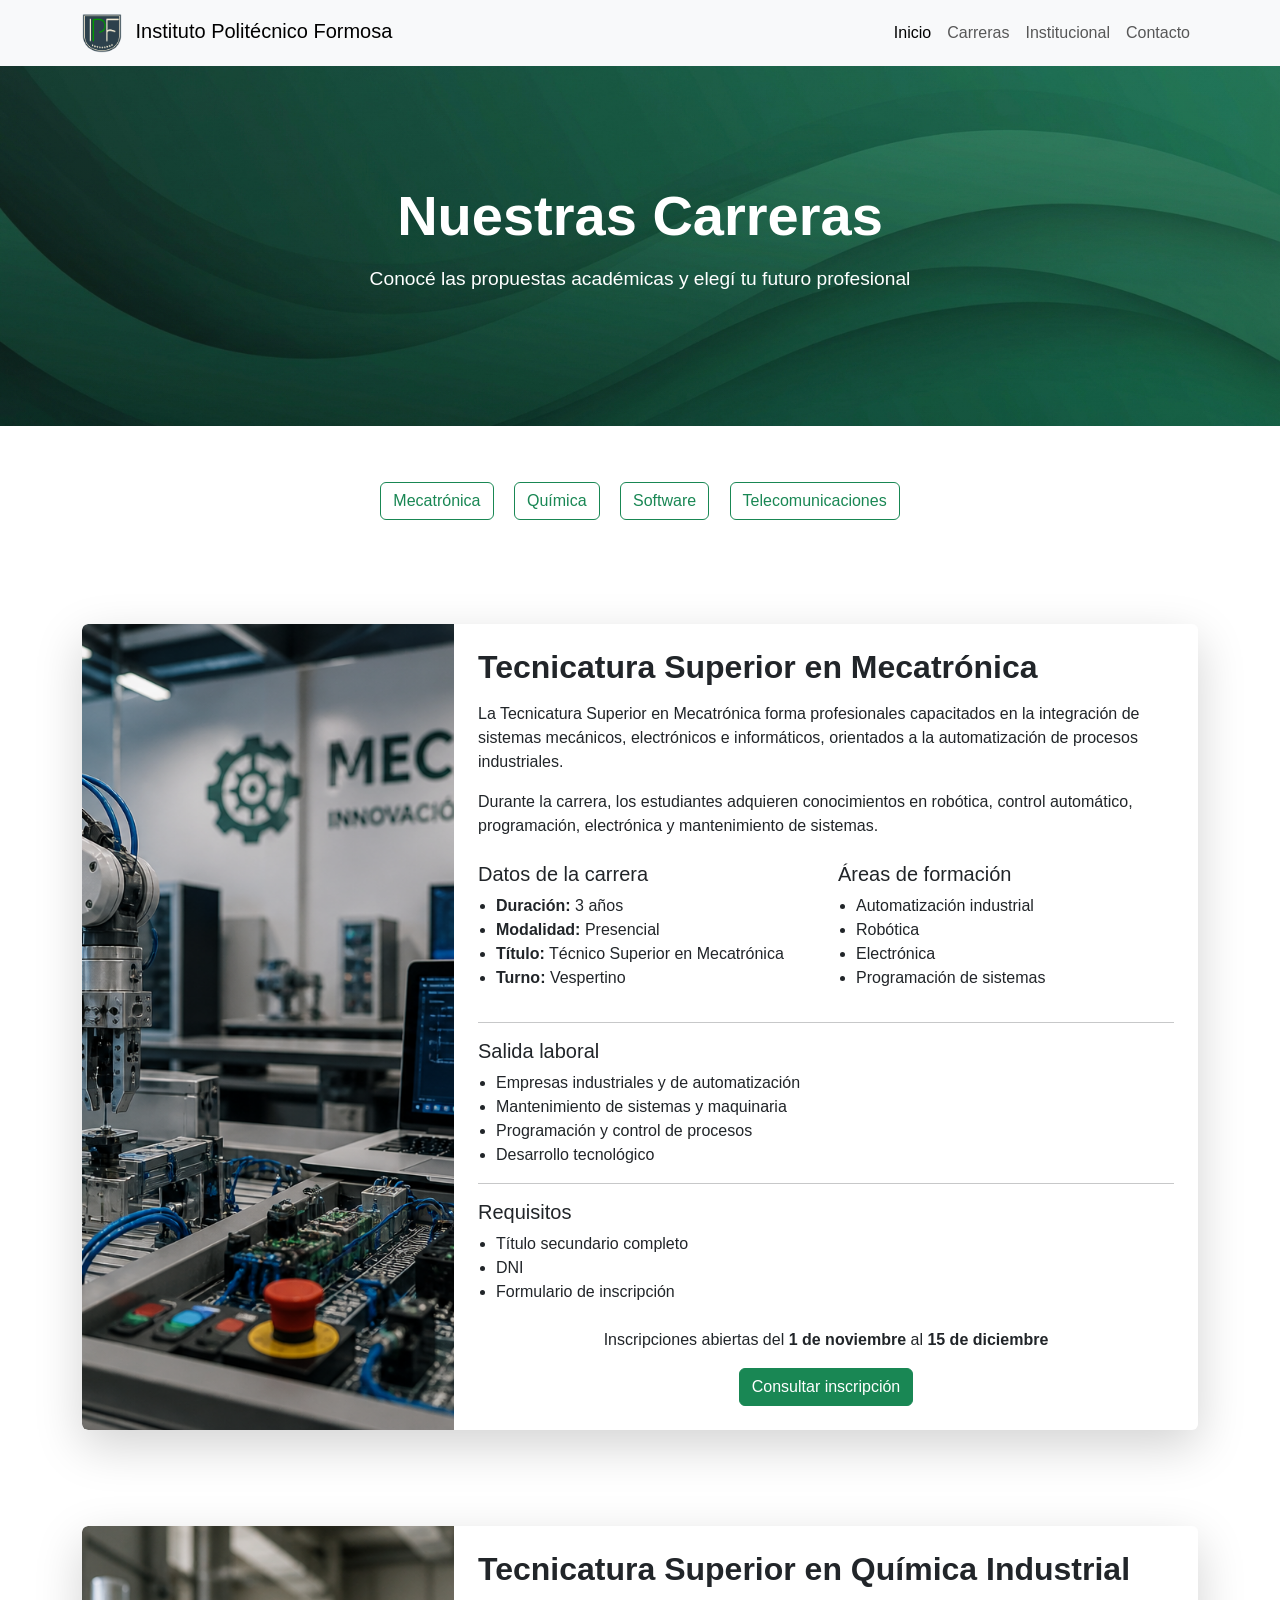
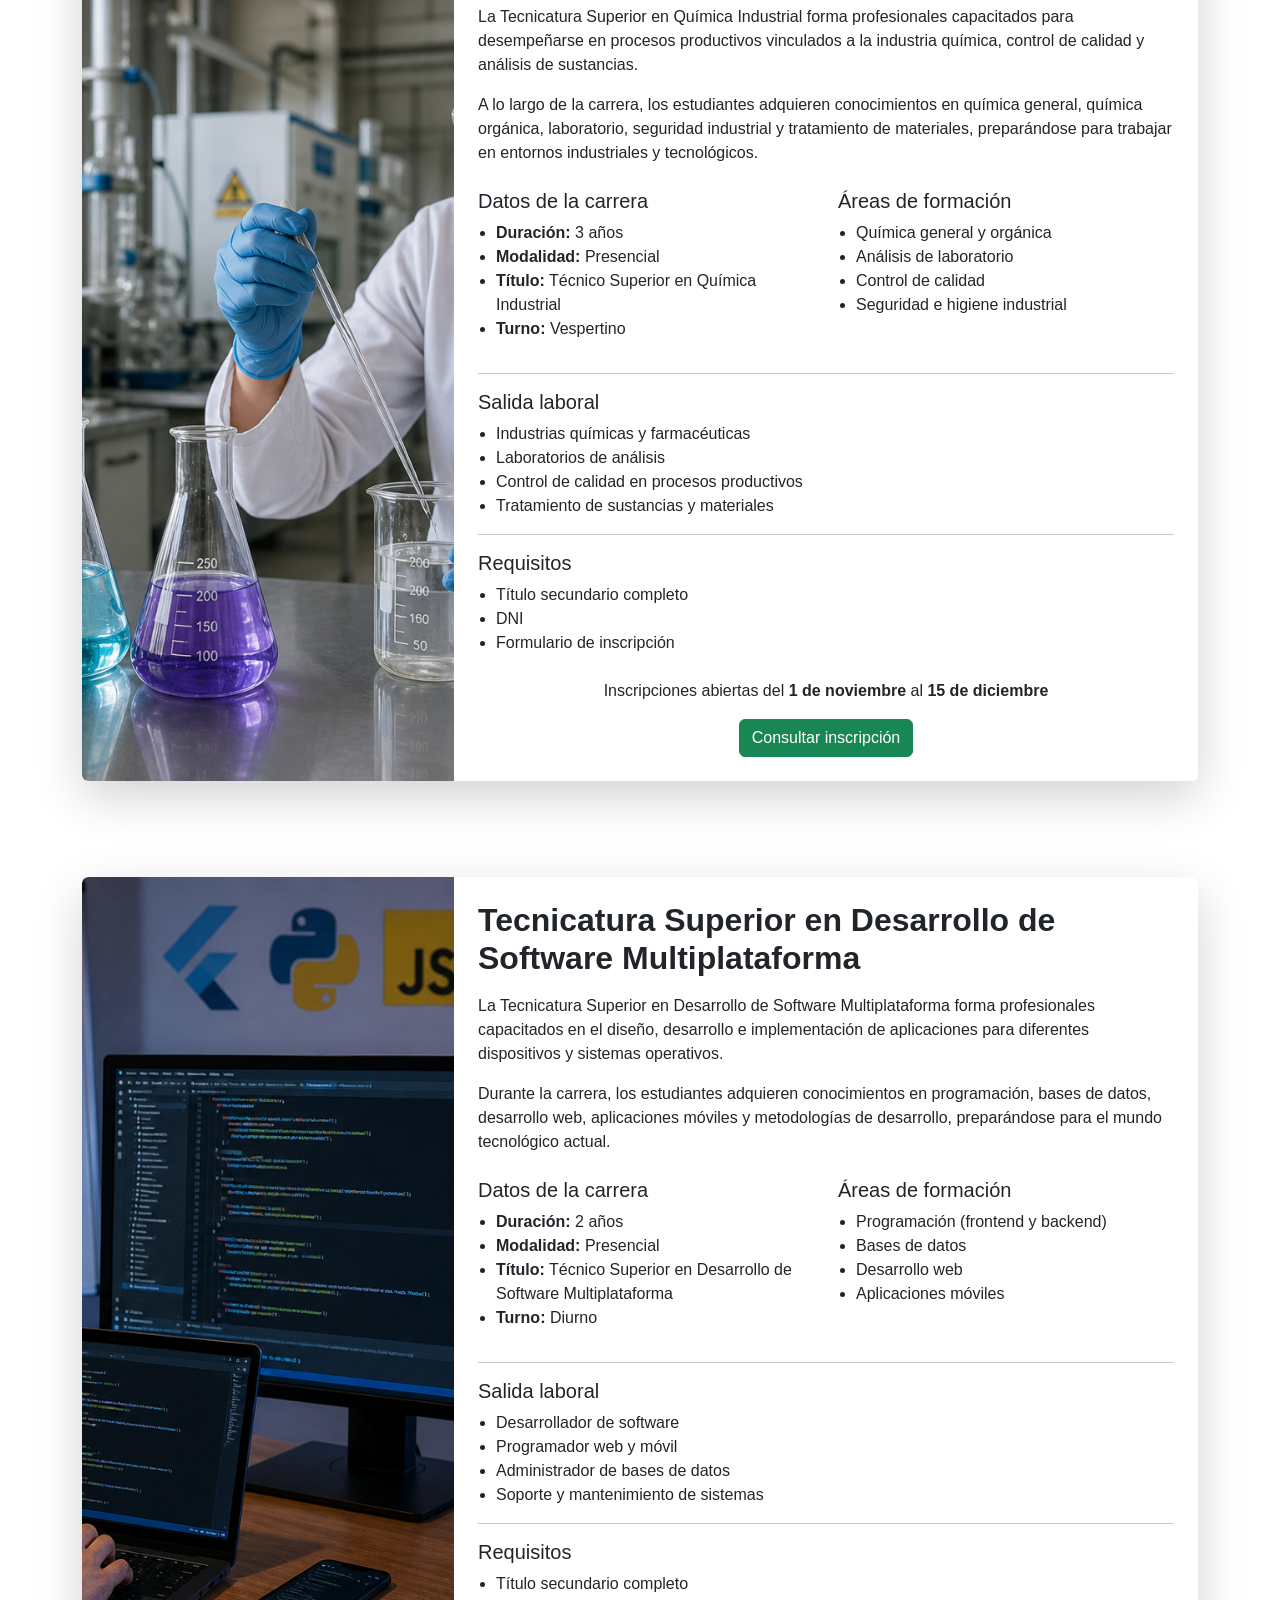
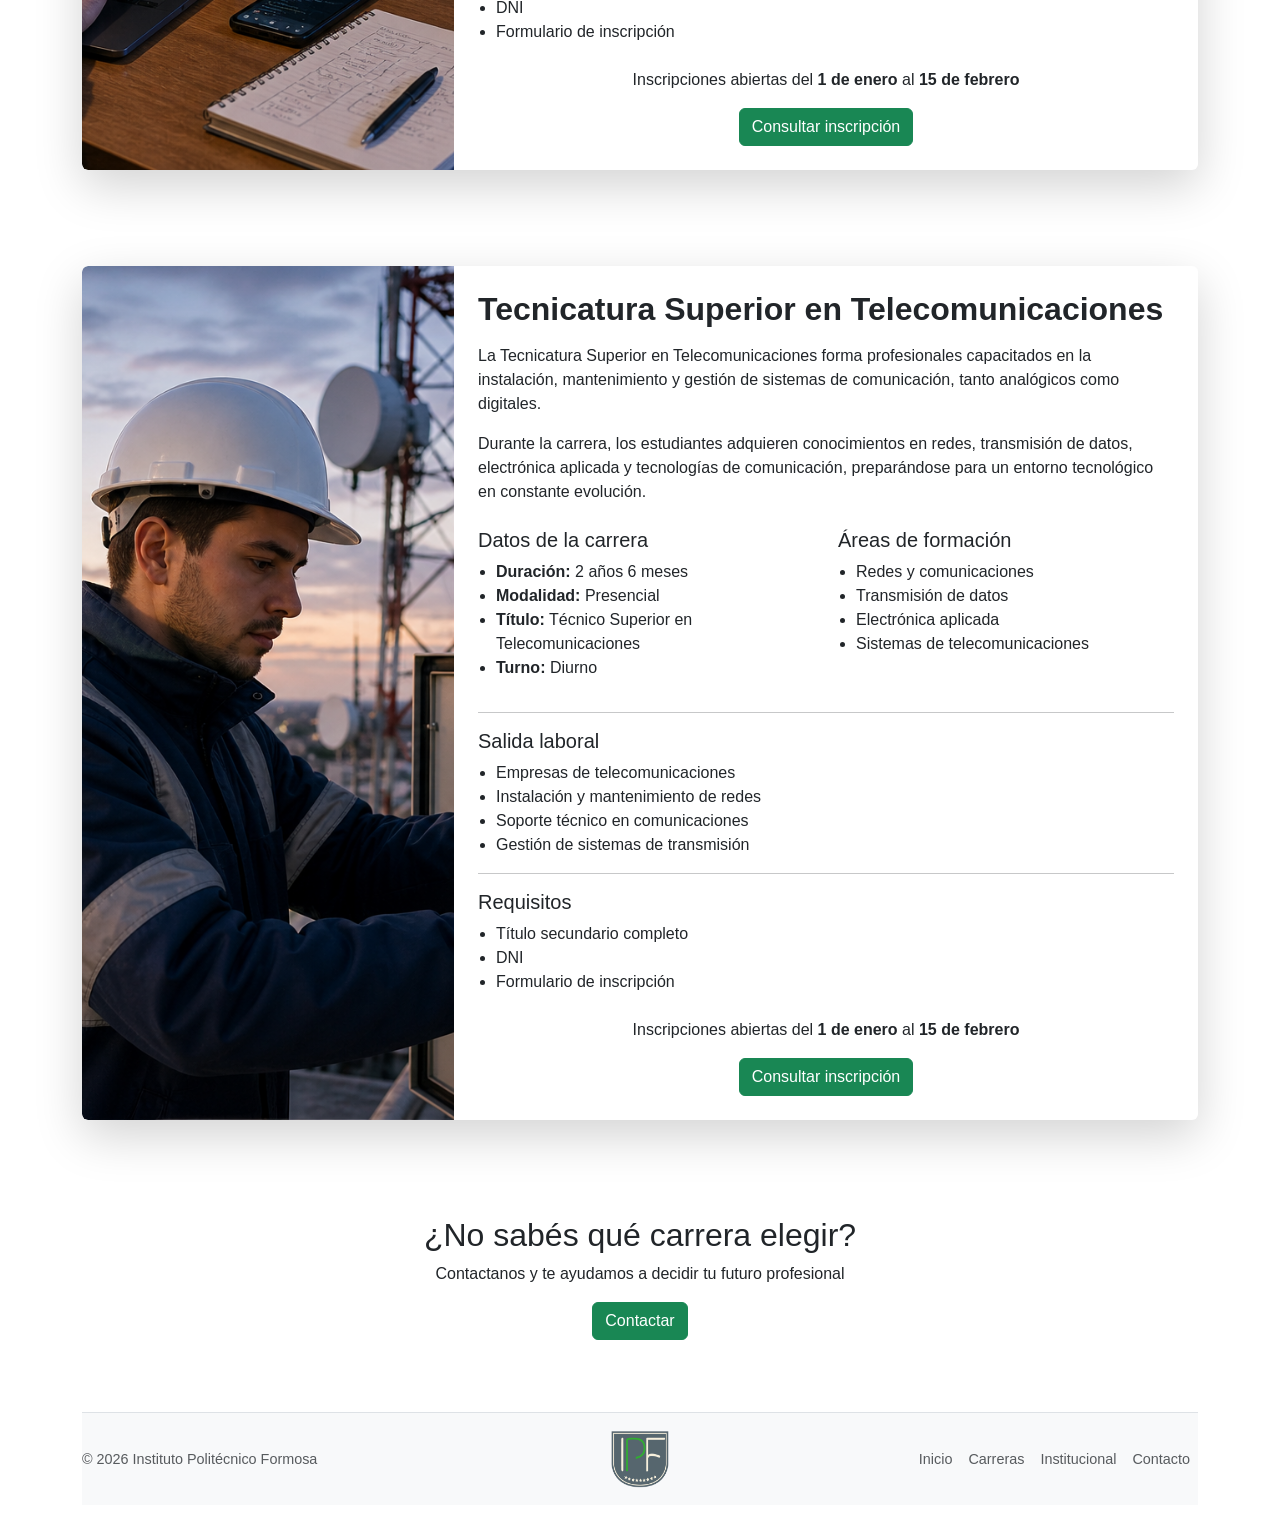
<file: carreras.html>
<!doctype html>
<html lang="en">
  <head>
    <meta charset="UTF-8" />
    <meta name="viewport" content="width=device-width, initial-scale=1.0" />
    <link rel="icon" href="assets/img/logosolo.png" type="image/png" />
    <title>Carreras</title>
    <link rel="stylesheet" href="assets/css/carreras.css" />
    <link
      href="https://cdn.jsdelivr.net/npm/bootstrap@5.3.8/dist/css/bootstrap.min.css"
      rel="stylesheet"
      integrity="sha384-sRIl4kxILFvY47J16cr9ZwB07vP4J8+LH7qKQnuqkuIAvNWLzeN8tE5YBujZqJLB"
      crossorigin="anonymous"
    />
  </head>
  <body>
    <header>
      <nav class="navbar navbar-expand-lg navbar-light bg-light">
        <div class="container">
          <a class="navbar-brand" href="index.html">
            <img
              src="assets/img/logosolo.png"
              alt="Logo Instituto"
              width="40"
              height="40"
              class="me-2"
            />
            Instituto Politécnico Formosa</a
          >

          <button
            class="navbar-toggler"
            type="button"
            data-bs-toggle="collapse"
            data-bs-target="#menu"
          >
            <span class="navbar-toggler-icon"></span>
          </button>

          <div class="collapse navbar-collapse" id="menu">
            <ul class="navbar-nav ms-auto">
              <li class="nav-item">
                <a class="nav-link active" href="index.html">Inicio</a>
              </li>
              <li class="nav-item">
                <a class="nav-link" href="carreras.html">Carreras</a>
              </li>
              <li class="nav-item">
                <a class="nav-link" href="institucional.html">Institucional</a>
              </li>
              <li class="nav-item">
                <a class="nav-link" href="contacto.html">Contacto</a>
              </li>
            </ul>
          </div>
        </div>
      </nav>
    </header>

    <main>
      <section
        class="hero-carreras d-flex align-items-center justify-content-center text-center"
      >
        <div>
          <h1 class="display-4 fw-bold">Nuestras Carreras</h1>
          <p class="lead mt-3">
            Conocé las propuestas académicas y elegí tu futuro profesional
          </p>
        </div>
      </section>

      <div class="text-center my-5">
        <a href="#mecatronica" class="btn btn-outline-success m-2"
          >Mecatrónica</a
        >
        <a href="#quimica" class="btn btn-outline-success m-2">Química</a>
        <a href="#software" class="btn btn-outline-success m-2">Software</a>
        <a href="#telecomunicaciones" class="btn btn-outline-success m-2"
          >Telecomunicaciones</a
        >
      </div>

      <section class="py-5" id="mecatronica">
        <div class="container">
          <div class="card carrera-detalle shadow-lg border-0">
            <div class="row g-0">
              <!-- Imagen -->
              <div class="col-md-4">
                <img
                  src="assets/img/mecatronica.png"
                  class="img-fluid h-100 object-fit-cover rounded-start"
                  alt="Mecatrónica"
                />
              </div>

              <!-- Contenido -->
              <div class="col-md-8">
                <div class="card-body p-4">
                  <h2 class="mb-3">Tecnicatura Superior en Mecatrónica</h2>

                  <p>
                    La Tecnicatura Superior en Mecatrónica forma profesionales
                    capacitados en la integración de sistemas mecánicos,
                    electrónicos e informáticos, orientados a la automatización
                    de procesos industriales.
                  </p>

                  <p>
                    Durante la carrera, los estudiantes adquieren conocimientos
                    en robótica, control automático, programación, electrónica y
                    mantenimiento de sistemas.
                  </p>

                  <div class="row mt-4">
                    <div class="col-md-6">
                      <h5>Datos de la carrera</h5>
                      <ul>
                        <li><strong>Duración:</strong> 3 años</li>
                        <li><strong>Modalidad:</strong> Presencial</li>
                        <li>
                          <strong>Título:</strong> Técnico Superior en
                          Mecatrónica
                        </li>
                        <li><strong>Turno:</strong> Vespertino</li>
                      </ul>
                    </div>

                    <div class="col-md-6">
                      <h5>Áreas de formación</h5>
                      <ul>
                        <li>Automatización industrial</li>
                        <li>Robótica</li>
                        <li>Electrónica</li>
                        <li>Programación de sistemas</li>
                      </ul>
                    </div>
                  </div>

                  <hr />

                  <h5>Salida laboral</h5>
                  <ul>
                    <li>Empresas industriales y de automatización</li>
                    <li>Mantenimiento de sistemas y maquinaria</li>
                    <li>Programación y control de procesos</li>
                    <li>Desarrollo tecnológico</li>
                  </ul>

                  <hr />

                  <h5>Requisitos</h5>
                  <ul>
                    <li>Título secundario completo</li>
                    <li>DNI</li>
                    <li>Formulario de inscripción</li>
                  </ul>

                  <div class="text-center mt-4">
                    <p>
                      Inscripciones abiertas del
                      <strong>1 de noviembre</strong> al
                      <strong>15 de diciembre</strong>
                    </p>

                    <a href="contacto.html" class="btn btn-success">
                      Consultar inscripción
                    </a>
                  </div>
                </div>
              </div>
            </div>
          </div>
        </div>
      </section>

      <section class="py-5" id="quimica">
        <div class="container">
          <div class="card carrera-detalle shadow-lg border-0">
            <div class="row g-0">
              <!-- Imagen -->
              <div class="col-md-4">
                <img
                  src="assets/img/quimica.png"
                  class="img-fluid h-100 object-fit-cover rounded-start"
                  alt="Química Industrial"
                />
              </div>

              <!-- Contenido -->
              <div class="col-md-8">
                <div class="card-body p-4">
                  <h2 class="mb-3">
                    Tecnicatura Superior en Química Industrial
                  </h2>

                  <p>
                    La Tecnicatura Superior en Química Industrial forma
                    profesionales capacitados para desempeñarse en procesos
                    productivos vinculados a la industria química, control de
                    calidad y análisis de sustancias.
                  </p>

                  <p>
                    A lo largo de la carrera, los estudiantes adquieren
                    conocimientos en química general, química orgánica,
                    laboratorio, seguridad industrial y tratamiento de
                    materiales, preparándose para trabajar en entornos
                    industriales y tecnológicos.
                  </p>

                  <div class="row mt-4">
                    <div class="col-md-6">
                      <h5>Datos de la carrera</h5>
                      <ul>
                        <li><strong>Duración:</strong> 3 años</li>
                        <li><strong>Modalidad:</strong> Presencial</li>
                        <li>
                          <strong>Título:</strong> Técnico Superior en Química
                          Industrial
                        </li>
                        <li><strong>Turno:</strong> Vespertino</li>
                      </ul>
                    </div>

                    <div class="col-md-6">
                      <h5>Áreas de formación</h5>
                      <ul>
                        <li>Química general y orgánica</li>
                        <li>Análisis de laboratorio</li>
                        <li>Control de calidad</li>
                        <li>Seguridad e higiene industrial</li>
                      </ul>
                    </div>
                  </div>

                  <hr />

                  <h5>Salida laboral</h5>
                  <ul>
                    <li>Industrias químicas y farmacéuticas</li>
                    <li>Laboratorios de análisis</li>
                    <li>Control de calidad en procesos productivos</li>
                    <li>Tratamiento de sustancias y materiales</li>
                  </ul>

                  <hr />

                  <h5>Requisitos</h5>
                  <ul>
                    <li>Título secundario completo</li>
                    <li>DNI</li>
                    <li>Formulario de inscripción</li>
                  </ul>

                  <div class="text-center mt-4">
                    <p>
                      Inscripciones abiertas del
                      <strong>1 de noviembre</strong> al
                      <strong>15 de diciembre</strong>
                    </p>

                    <a href="contacto.html" class="btn btn-success">
                      Consultar inscripción
                    </a>
                  </div>
                </div>
              </div>
            </div>
          </div>
        </div>
      </section>

      <section class="py-5" id="software">
        <div class="container">
          <div class="card carrera-detalle shadow-lg border-0">
            <div class="row g-0">
              <!-- Imagen -->
              <div class="col-md-4">
                <img
                  src="assets/img/software.png"
                  class="img-fluid h-100 object-fit-cover rounded-start"
                  alt="Desarrollo de Software"
                />
              </div>

              <!-- Contenido -->
              <div class="col-md-8">
                <div class="card-body p-4">
                  <h2 class="mb-3">
                    Tecnicatura Superior en Desarrollo de Software
                    Multiplataforma
                  </h2>

                  <p>
                    La Tecnicatura Superior en Desarrollo de Software
                    Multiplataforma forma profesionales capacitados en el
                    diseño, desarrollo e implementación de aplicaciones para
                    diferentes dispositivos y sistemas operativos.
                  </p>

                  <p>
                    Durante la carrera, los estudiantes adquieren conocimientos
                    en programación, bases de datos, desarrollo web,
                    aplicaciones móviles y metodologías de desarrollo,
                    preparándose para el mundo tecnológico actual.
                  </p>

                  <div class="row mt-4">
                    <div class="col-md-6">
                      <h5>Datos de la carrera</h5>
                      <ul>
                        <li><strong>Duración:</strong> 2 años</li>
                        <li><strong>Modalidad:</strong> Presencial</li>
                        <li>
                          <strong>Título:</strong> Técnico Superior en
                          Desarrollo de Software Multiplataforma
                        </li>
                        <li><strong>Turno:</strong> Diurno</li>
                      </ul>
                    </div>

                    <div class="col-md-6">
                      <h5>Áreas de formación</h5>
                      <ul>
                        <li>Programación (frontend y backend)</li>
                        <li>Bases de datos</li>
                        <li>Desarrollo web</li>
                        <li>Aplicaciones móviles</li>
                      </ul>
                    </div>
                  </div>

                  <hr />

                  <h5>Salida laboral</h5>
                  <ul>
                    <li>Desarrollador de software</li>
                    <li>Programador web y móvil</li>
                    <li>Administrador de bases de datos</li>
                    <li>Soporte y mantenimiento de sistemas</li>
                  </ul>

                  <hr />

                  <h5>Requisitos</h5>
                  <ul>
                    <li>Título secundario completo</li>
                    <li>DNI</li>
                    <li>Formulario de inscripción</li>
                  </ul>

                  <div class="text-center mt-4">
                    <p>
                      Inscripciones abiertas del
                      <strong>1 de enero</strong> al
                      <strong>15 de febrero</strong>
                    </p>

                    <a href="contacto.html" class="btn btn-success">
                      Consultar inscripción
                    </a>
                  </div>
                </div>
              </div>
            </div>
          </div>
        </div>
      </section>

      <section class="py-5" id="telecomunicaciones">
        <div class="container">
          <div class="card carrera-detalle shadow-lg border-0">
            <div class="row g-0">
              <!-- Imagen -->
              <div class="col-md-4">
                <img
                  src="assets/img/telecomunicaciones.png"
                  class="img-fluid h-100 object-fit-cover rounded-start"
                  alt="Telecomunicaciones"
                />
              </div>

              <!-- Contenido -->
              <div class="col-md-8">
                <div class="card-body p-4">
                  <h2 class="mb-3">
                    Tecnicatura Superior en Telecomunicaciones
                  </h2>

                  <p>
                    La Tecnicatura Superior en Telecomunicaciones forma
                    profesionales capacitados en la instalación, mantenimiento y
                    gestión de sistemas de comunicación, tanto analógicos como
                    digitales.
                  </p>

                  <p>
                    Durante la carrera, los estudiantes adquieren conocimientos
                    en redes, transmisión de datos, electrónica aplicada y
                    tecnologías de comunicación, preparándose para un entorno
                    tecnológico en constante evolución.
                  </p>

                  <div class="row mt-4">
                    <div class="col-md-6">
                      <h5>Datos de la carrera</h5>
                      <ul>
                        <li><strong>Duración:</strong> 2 años 6 meses</li>
                        <li><strong>Modalidad:</strong> Presencial</li>
                        <li>
                          <strong>Título:</strong> Técnico Superior en
                          Telecomunicaciones
                        </li>
                        <li><strong>Turno:</strong> Diurno</li>
                      </ul>
                    </div>

                    <div class="col-md-6">
                      <h5>Áreas de formación</h5>
                      <ul>
                        <li>Redes y comunicaciones</li>
                        <li>Transmisión de datos</li>
                        <li>Electrónica aplicada</li>
                        <li>Sistemas de telecomunicaciones</li>
                      </ul>
                    </div>
                  </div>

                  <hr />

                  <h5>Salida laboral</h5>
                  <ul>
                    <li>Empresas de telecomunicaciones</li>
                    <li>Instalación y mantenimiento de redes</li>
                    <li>Soporte técnico en comunicaciones</li>
                    <li>Gestión de sistemas de transmisión</li>
                  </ul>

                  <hr />

                  <h5>Requisitos</h5>
                  <ul>
                    <li>Título secundario completo</li>
                    <li>DNI</li>
                    <li>Formulario de inscripción</li>
                  </ul>

                  <div class="text-center mt-4">
                    <p>
                      Inscripciones abiertas del
                      <strong>1 de enero</strong> al
                      <strong>15 de febrero</strong>
                    </p>

                    <a href="contacto.html" class="btn btn-success">
                      Consultar inscripción
                    </a>
                  </div>
                </div>
              </div>
            </div>
          </div>
        </div>
      </section>

      <section class="text-center py-5">
        <h2>¿No sabés qué carrera elegir?</h2>
        <p>Contactanos y te ayudamos a decidir tu futuro profesional</p>
        <a href="contacto.html" class="btn btn-success">Contactar</a>
      </section>
    </main>

    <div class="container">
      <footer
        class="d-flex flex-wrap justify-content-between align-items-center py-3 my-4 border-top"
      >
        <p class="col-md-4 mb-0 text-body-secondary">
          © 2026 Instituto Politécnico Formosa
        </p>
        <a
          href="index.html"
          class="col-md-4 d-flex align-items-center justify-content-center mb-3 mb-md-0 me-md-auto link-body-emphasis text-decoration-none"
          aria-label="Bootstrap"
        >
          <img
            src="assets/img/logosolo.png"
            alt="Logo Instituto"
            width="60"
            height="60"
          />
        </a>
        <ul class="nav col-md-4 justify-content-end">
          <li class="nav-item">
            <a href="index.html" class="nav-link px-2 text-body-secondary"
              >Inicio</a
            >
          </li>
          <li class="nav-item">
            <a href="carreras.html" class="nav-link px-2 text-body-secondary"
              >Carreras</a
            >
          </li>
          <li class="nav-item">
            <a
              href="institucional.html"
              class="nav-link px-2 text-body-secondary"
              >Institucional</a
            >
          </li>
          <li class="nav-item">
            <a href="contacto.html" class="nav-link px-2 text-body-secondary"
              >Contacto</a
            >
          </li>
        </ul>
      </footer>
    </div>
    <script
      src="https://cdn.jsdelivr.net/npm/bootstrap@5.3.8/dist/js/bootstrap.bundle.min.js"
      integrity="sha384-FKyoEForCGlyvwx9Hj09JcYn3nv7wiPVlz7YYwJrWVcXK/BmnVDxM+D2scQbITxI"
      crossorigin="anonymous"
    ></script>
  </body>
</html>
</file>
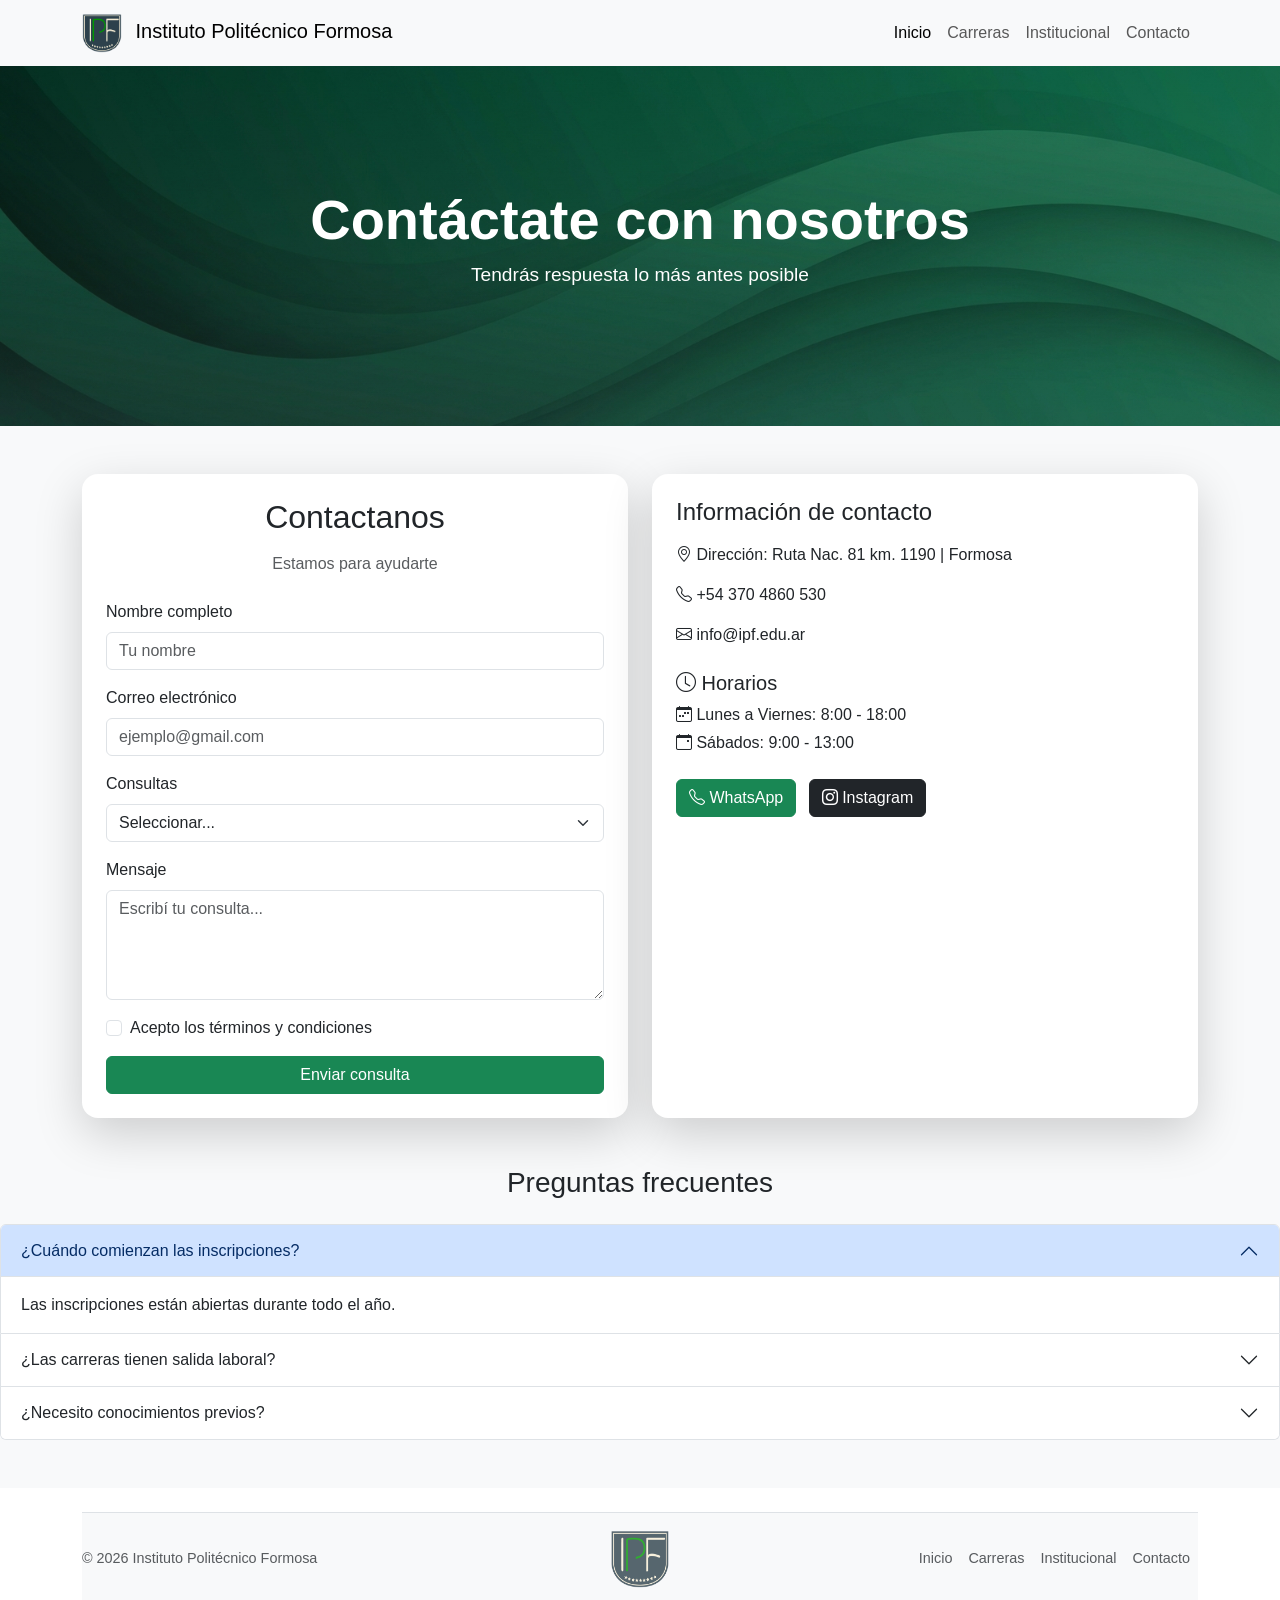
<file: contacto.html>
<!doctype html>
<html lang="en">
  <head>
    <meta charset="UTF-8" />
    <meta name="viewport" content="width=device-width, initial-scale=1.0" />
    <link rel="icon" href="assets/img/logosolo.png" type="image/png" />
    <title>Contacto</title>
    <link rel="stylesheet" href="assets/css/contacto.css" />
    <link
      href="https://cdn.jsdelivr.net/npm/bootstrap@5.3.8/dist/css/bootstrap.min.css"
      rel="stylesheet"
      integrity="sha384-sRIl4kxILFvY47J16cr9ZwB07vP4J8+LH7qKQnuqkuIAvNWLzeN8tE5YBujZqJLB"
      crossorigin="anonymous"
    />
    <link
      rel="stylesheet"
      href="https://cdn.jsdelivr.net/npm/bootstrap-icons@1.11.3/font/bootstrap-icons.min.css"
    />
  </head>
  <body>
    <header>
      <nav class="navbar navbar-expand-lg navbar-light bg-light">
        <div class="container">
          <a class="navbar-brand" href="index.html">
            <img
              src="assets/img/logosolo.png"
              alt="Logo Instituto"
              width="40"
              height="40"
              class="me-2"
            />
            Instituto Politécnico Formosa</a
          >

          <button
            class="navbar-toggler"
            type="button"
            data-bs-toggle="collapse"
            data-bs-target="#menu"
          >
            <span class="navbar-toggler-icon"></span>
          </button>

          <div class="collapse navbar-collapse" id="menu">
            <ul class="navbar-nav ms-auto">
              <li class="nav-item">
                <a class="nav-link active" href="index.html">Inicio</a>
              </li>
              <li class="nav-item">
                <a class="nav-link" href="carreras.html">Carreras</a>
              </li>
              <li class="nav-item">
                <a class="nav-link" href="institucional.html">Institucional</a>
              </li>
              <li class="nav-item">
                <a class="nav-link" href="contacto.html">Contacto</a>
              </li>
            </ul>
          </div>
        </div>
      </nav>
    </header>

    <main>
      <section
        class="hero-contacto text-center text-white d-flex align-items-center"
      >
        <div class="container">
          <h1 class="display-4">Contáctate con nosotros</h1>
          <p class="lead">Tendrás respuesta lo más antes posible</p>
        </div>
      </section>

      <section class="py-5 bg-light">
        <div class="container">
          <div class="row g-4">
            <div class="col-lg-6">
              <div class="p-4 bg-white rounded-4 shadow-lg h-100">
                <h2 class="text-center mb-3">Contactanos</h2>
                <p class="text-center text-muted mb-4">Estamos para ayudarte</p>

                <form class="needs-validation" novalidate>
                  <div class="mb-3">
                    <label class="form-label">Nombre completo</label>
                    <input
                      type="text"
                      class="form-control"
                      placeholder="Tu nombre"
                      required
                    />
                    <div class="invalid-feedback">Ingresá tu nombre</div>
                  </div>

                  <div class="mb-3">
                    <label class="form-label">Correo electrónico</label>
                    <input
                      type="email"
                      class="form-control"
                      placeholder="ejemplo@gmail.com"
                      required
                    />
                    <div class="invalid-feedback">Ingresá un email válido</div>
                  </div>

                  <div class="mb-3">
                    <label class="form-label">Consultas</label>
                    <select class="form-select" required>
                      <option value="">Seleccionar...</option>
                      <option>Sobre carreras</option>
                      <option>Necesito asesoría</option>
                      <option>Otra</option>
                    </select>
                    <div class="invalid-feedback">Seleccioná una opción</div>
                  </div>

                  <div class="mb-3">
                    <label class="form-label">Mensaje</label>
                    <textarea
                      class="form-control"
                      rows="4"
                      placeholder="Escribí tu consulta..."
                      required
                    ></textarea>
                    <div class="invalid-feedback">Escribí tu mensaje</div>
                  </div>

                  <div class="form-check mb-3">
                    <input class="form-check-input" type="checkbox" required />
                    <label class="form-check-label">
                      Acepto los términos y condiciones
                    </label>
                    <div class="invalid-feedback">
                      Debés aceptar antes de enviar
                    </div>
                  </div>

                  <button class="btn btn-success w-100">Enviar consulta</button>
                </form>
              </div>
            </div>

            <div class="col-lg-6">
              <div class="p-4 bg-white rounded-4 shadow-lg h-100">
                <h4 class="mb-3">Información de contacto</h4>

                <p>
                  <i class="bi bi-geo-alt"></i> Dirección: Ruta Nac. 81 km. 1190
                  | Formosa
                </p>
                <p><i class="bi bi-telephone"></i> +54 370 4860 530</p>
                <p>
                  <i class="bi bi-envelope"></i>
                  info@ipf.edu.ar
                </p>

                <div class="mt-4">
                  <h5><i class="bi bi-clock"></i> Horarios</h5>
                  <p class="mb-1">
                    <i class="bi bi-calendar-week"></i> Lunes a Viernes: 8:00 -
                    18:00
                  </p>
                  <p>
                    <i class="bi bi-calendar-event"></i> Sábados: 9:00 - 13:00
                  </p>
                </div>

                <div class="mt-4">
                  <a
                    href="https://web.whatsapp.com/"
                    class="btn btn-success me-2"
                    ><i class="bi bi-telephone"></i> WhatsApp</a
                  >
                  <a
                    href="https://www.instagram.com/ipformosa"
                    class="btn btn-dark"
                  >
                    <i class="bi bi-instagram"></i> Instagram</a
                  >
                </div>

                <div class="mt-4">
                  <iframe
                    src="https://www.google.com/maps/embed?pb=!1m18!1m12!1m3!1d3583.5712419172473!2d-58.279799924122116!3d-26.080265277153188!2m3!1f0!2f0!3f0!3m2!1i1024!2i768!4f13.1!3m3!1m2!1s0x945cb1005b21b355%3A0x36a052477a923c03!2sInstituto%20Polit%C3%A9cnico%20Formosa!5e0!3m2!1ses!2sar!4v1777845043605!5m2!1ses!2sar"
                    width="100%"
                    height="220"
                    style="border: 0"
                    allowfullscreen=""
                    loading="lazy"
                    referrerpolicy="no-referrer-when-downgrade"
                  ></iframe>
                </div>
              </div>
            </div>
          </div>
        </div>

        <div class="mt-5">
          <h3 class="text-center mb-4">Preguntas frecuentes</h3>

          <div class="accordion" id="faq">
            <div class="accordion-item">
              <h2 class="accordion-header">
                <button
                  class="accordion-button"
                  data-bs-toggle="collapse"
                  data-bs-target="#faq1"
                >
                  ¿Cuándo comienzan las inscripciones?
                </button>
              </h2>
              <div
                id="faq1"
                class="accordion-collapse collapse show"
                data-bs-parent="#faq"
              >
                <div class="accordion-body">
                  Las inscripciones están abiertas durante todo el año.
                </div>
              </div>
            </div>

            <div class="accordion-item">
              <h2 class="accordion-header">
                <button
                  class="accordion-button collapsed"
                  data-bs-toggle="collapse"
                  data-bs-target="#faq2"
                >
                  ¿Las carreras tienen salida laboral?
                </button>
              </h2>
              <div
                id="faq2"
                class="accordion-collapse collapse"
                data-bs-parent="#faq"
              >
                <div class="accordion-body">
                  Sí, nuestras carreras están orientadas al mundo laboral
                  actual.
                </div>
              </div>
            </div>

            <div class="accordion-item">
              <h2 class="accordion-header">
                <button
                  class="accordion-button collapsed"
                  data-bs-toggle="collapse"
                  data-bs-target="#faq3"
                >
                  ¿Necesito conocimientos previos?
                </button>
              </h2>
              <div
                id="faq3"
                class="accordion-collapse collapse"
                data-bs-parent="#faq"
              >
                <div class="accordion-body">No, podés comenzar desde cero.</div>
              </div>
            </div>
          </div>
        </div>
      </section>
    </main>
    <div class="container">
      <footer
        class="d-flex flex-wrap justify-content-between align-items-center py-3 my-4 border-top"
      >
        <p class="col-md-4 mb-0 text-body-secondary">
          © 2026 Instituto Politécnico Formosa
        </p>
        <a
          href="index.html"
          class="col-md-4 d-flex align-items-center justify-content-center mb-3 mb-md-0 me-md-auto link-body-emphasis text-decoration-none"
          aria-label="Bootstrap"
        >
          <img
            src="assets/img/logosolo.png"
            alt="Logo Instituto"
            width="60"
            height="60"
          />
        </a>
        <ul class="nav col-md-4 justify-content-end">
          <li class="nav-item">
            <a href="index.html" class="nav-link px-2 text-body-secondary"
              >Inicio</a
            >
          </li>
          <li class="nav-item">
            <a href="carreras.html" class="nav-link px-2 text-body-secondary"
              >Carreras</a
            >
          </li>
          <li class="nav-item">
            <a
              href="institucional.html"
              class="nav-link px-2 text-body-secondary"
              >Institucional</a
            >
          </li>
          <li class="nav-item">
            <a href="contacto.html" class="nav-link px-2 text-body-secondary"
              >Contacto</a
            >
          </li>
        </ul>
      </footer>
    </div>
    <script
      src="https://cdn.jsdelivr.net/npm/bootstrap@5.3.8/dist/js/bootstrap.bundle.min.js"
      integrity="sha384-FKyoEForCGlyvwx9Hj09JcYn3nv7wiPVlz7YYwJrWVcXK/BmnVDxM+D2scQbITxI"
      crossorigin="anonymous"
    ></script>
  </body>
</html>
</file>
<file: assets/css/carreras.css>
* {
  font-family: Verdana, Geneva, Tahoma, sans-serif;
}

html,
body {
  height: 100%;
}

body {
  display: flex;
  flex-direction: column;
}

main {
  flex: 1;
}

footer {
  background-color: #f8f9fa;
  font-size: 0.9rem;
}

footer p {
  margin: 0;
}

footer .nav-link {
  transition: color 0.3s ease;
}

footer img {
  opacity: 0.8;
  transition:
    opacity 0.3s ease,
    transform 0.3s ease;
}

footer img:hover {
  opacity: 1;
  transform: scale(1.05);
}

.hero-carreras h1 {
  font-weight: bold;
}

.hero-carreras p {
  font-size: 1.2rem;
}

.hero-carreras {
  min-height: 40vh;
  background:
    linear-gradient(rgba(255, 255, 255, 0.067), rgba(138, 138, 138, 0.073)),
    url("../img/fondo-verde.png") center/cover;
  color: white;
}

.carrera-detalle {
  border-radius: 16px;
  overflow: hidden;
}

.carrera-detalle img {
  transition: transform 0.4s ease;
}

.carrera-detalle:hover img {
  transform: scale(1.01);
}

.carrera-detalle h2 {
  font-weight: bold;
}

.carrera-detalle ul {
  padding-left: 18px;
}

.carrera-detalle:hover {
  transform: scale(1.02);
  transition: 0.3s;
}
</file>
<file: assets/css/contacto.css>
* {
  font-family: Verdana, Geneva, Tahoma, sans-serif;
}

html,
body {
  height: 100%;
}

body {
  display: flex;
  flex-direction: column;
}

main {
  flex: 1;
}

.hero-contacto h1 {
  font-weight: bold;
}

.hero-contacto p {
  font-size: 1.2rem;
}

.hero-contacto {
  min-height: 40vh;
  background:
    linear-gradient(rgba(0, 62, 21, 0.067), rgba(255, 255, 255, 0.073)),
    url("../img/fondo-verde.png") center/cover;
  color: white;
}
footer {
  background-color: #f8f9fa;
  font-size: 0.9rem;
}

footer p {
  margin: 0;
}

footer .nav-link {
  transition: color 0.3s ease;
}

footer img {
  opacity: 0.8;
  transition:
    opacity 0.3s ease,
    transform 0.3s ease;
}

footer img:hover {
  opacity: 1;
  transform: scale(1.05);
}

iframe {
  border-radius: 10px;
}

.btn-success {
  transition: 0.3s;
}

.btn-success:hover,
.btn-dark:hover {
  transform: scale(1.05);
}

.shadow-lg {
  transition: all 0.3s ease;
}

.shadow-lg:hover {
  transform: translateY(-5px);
  box-shadow: 0 15px 35px rgba(0, 0, 0, 0.15) !important;
}

.accordion-button {
  font-weight: 500;
}
</file>
